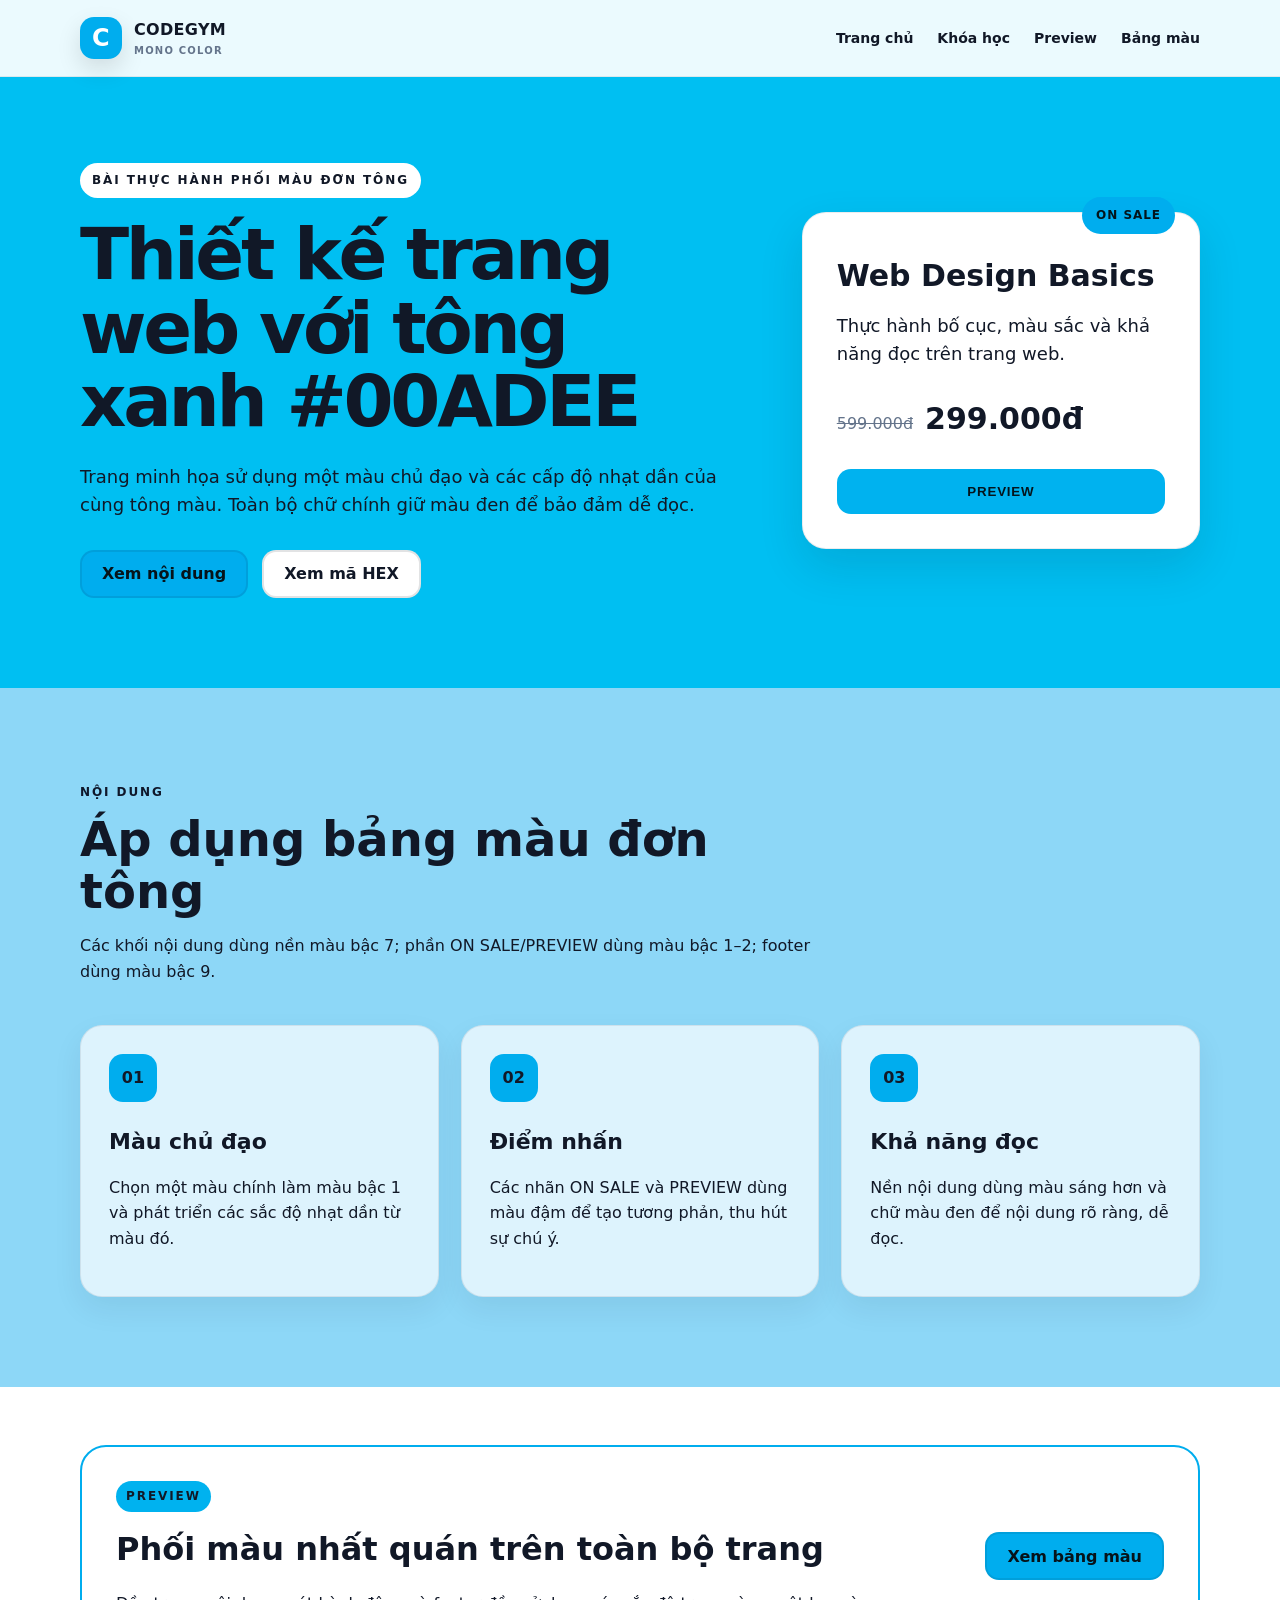
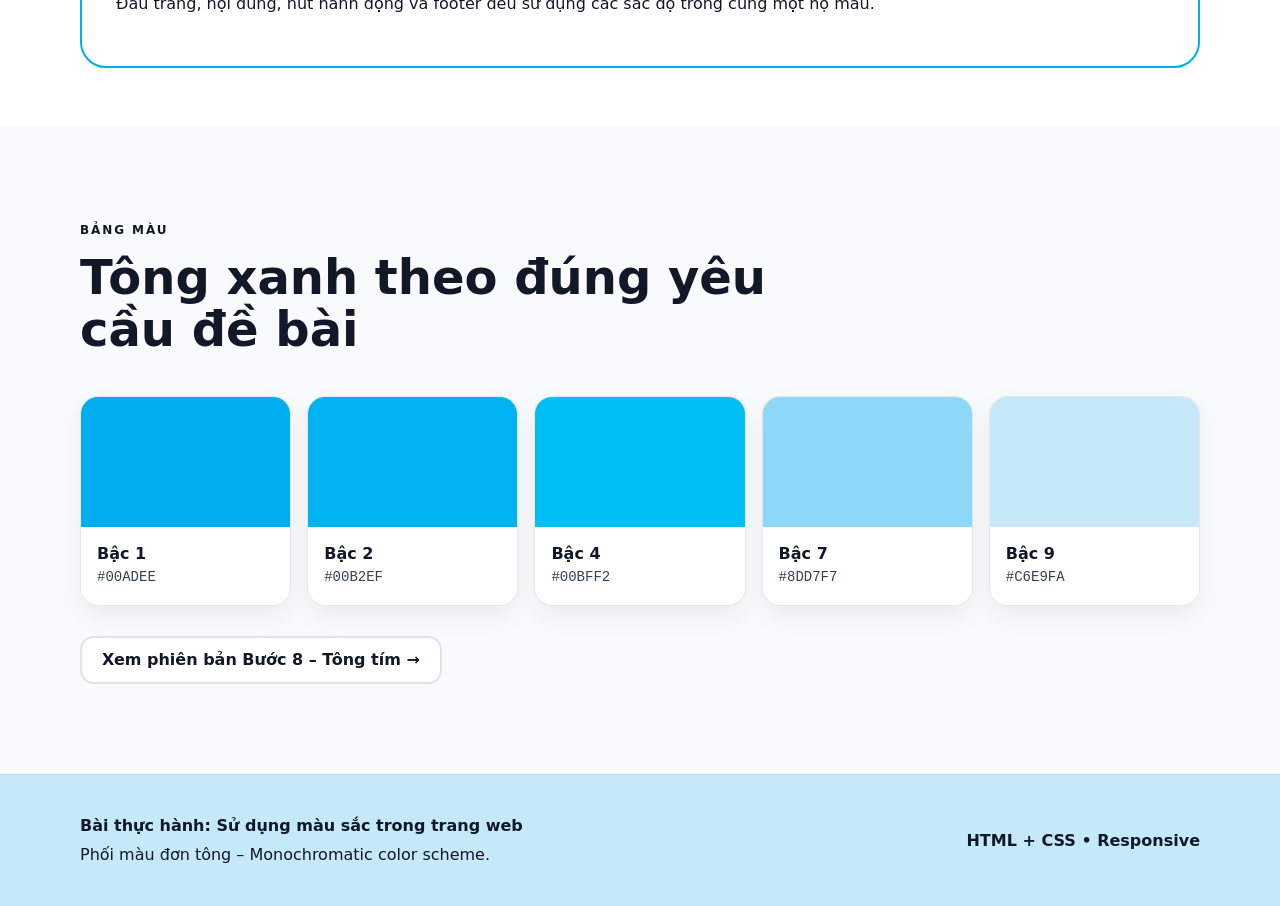
<file: index.html>
<!DOCTYPE html>
<html lang="vi">
<head>
  <meta charset="UTF-8" />
  <meta name="viewport" content="width=device-width, initial-scale=1.0" />
  <meta name="description" content="Bài thực hành sử dụng màu sắc đơn tông trong trang web" />
  <title>Thực hành màu sắc - Tông xanh</title>
  <link rel="stylesheet" href="styles.css" />
</head>
<body class="theme-blue">
  <header class="site-header">
    <div class="container nav">
      <a class="brand" href="index.html" aria-label="Trang chủ">
        <span class="brand-mark">C</span>
        <span>CODEGYM <small>MONO COLOR</small></span>
      </a>
      <nav>
        <a href="#home">Trang chủ</a>
        <a href="#courses">Khóa học</a>
        <a href="#preview">Preview</a>
        <a href="#palette">Bảng màu</a>
      </nav>
    </div>
  </header>

  <main id="home">
    <section class="hero">
      <div class="container hero-grid">
        <div>
          <span class="eyebrow">BÀI THỰC HÀNH PHỐI MÀU ĐƠN TÔNG</span>
          <h1>Thiết kế trang web với tông xanh #00ADEE</h1>
          <p>
            Trang minh họa sử dụng một màu chủ đạo và các cấp độ nhạt dần của cùng tông màu.
            Toàn bộ chữ chính giữ màu đen để bảo đảm dễ đọc.
          </p>
          <div class="hero-actions">
            <a class="btn btn-primary" href="#courses">Xem nội dung</a>
            <a class="btn btn-ghost" href="#palette">Xem mã HEX</a>
          </div>
        </div>
        <div class="hero-card">
          <span class="sale-badge">ON SALE</span>
          <h2>Web Design Basics</h2>
          <p>Thực hành bố cục, màu sắc và khả năng đọc trên trang web.</p>
          <div class="price">
            <span class="old-price">599.000đ</span>
            <strong>299.000đ</strong>
          </div>
          <button class="preview-btn" type="button">PREVIEW</button>
        </div>
      </div>
    </section>

    <section id="courses" class="content-section">
      <div class="container">
        <div class="section-heading">
          <span>NỘI DUNG</span>
          <h2>Áp dụng bảng màu đơn tông</h2>
          <p>
            Các khối nội dung dùng nền màu bậc 7; phần ON SALE/PREVIEW dùng màu bậc 1–2;
            footer dùng màu bậc 9.
          </p>
        </div>
        <div class="cards">
          <article class="card">
            <div class="card-number">01</div>
            <h3>Màu chủ đạo</h3>
            <p>Chọn một màu chính làm màu bậc 1 và phát triển các sắc độ nhạt dần từ màu đó.</p>
          </article>
          <article class="card">
            <div class="card-number">02</div>
            <h3>Điểm nhấn</h3>
            <p>Các nhãn ON SALE và PREVIEW dùng màu đậm để tạo tương phản, thu hút sự chú ý.</p>
          </article>
          <article class="card">
            <div class="card-number">03</div>
            <h3>Khả năng đọc</h3>
            <p>Nền nội dung dùng màu sáng hơn và chữ màu đen để nội dung rõ ràng, dễ đọc.</p>
          </article>
        </div>
      </div>
    </section>

    <section id="preview" class="promo-section">
      <div class="container promo">
        <div>
          <span class="mini-label">PREVIEW</span>
          <h2>Phối màu nhất quán trên toàn bộ trang</h2>
          <p>
            Đầu trang, nội dung, nút hành động và footer đều sử dụng các sắc độ trong cùng một họ màu.
          </p>
        </div>
        <a class="btn btn-primary" href="#palette">Xem bảng màu</a>
      </div>
    </section>

    <section id="palette" class="palette-section">
      <div class="container">
        <div class="section-heading">
          <span>BẢNG MÀU</span>
          <h2>Tông xanh theo đúng yêu cầu đề bài</h2>
        </div>
        <div class="palette-grid">
          <div class="swatch" style="--swatch:#00ADEE"><div class="swatch-color"></div><strong>Bậc 1</strong><code>#00ADEE</code></div>
          <div class="swatch" style="--swatch:#00B2EF"><div class="swatch-color"></div><strong>Bậc 2</strong><code>#00B2EF</code></div>
          <div class="swatch" style="--swatch:#00BFF2"><div class="swatch-color"></div><strong>Bậc 4</strong><code>#00BFF2</code></div>
          <div class="swatch" style="--swatch:#8DD7F7"><div class="swatch-color"></div><strong>Bậc 7</strong><code>#8DD7F7</code></div>
          <div class="swatch" style="--swatch:#C6E9FA"><div class="swatch-color"></div><strong>Bậc 9</strong><code>#C6E9FA</code></div>
        </div>
        <div class="switch-theme">
          <a class="btn btn-ghost" href="mau-tim.html">Xem phiên bản Bước 8 – Tông tím →</a>
        </div>
      </div>
    </section>
  </main>

  <footer class="site-footer">
    <div class="container footer-grid">
      <div>
        <strong>Bài thực hành: Sử dụng màu sắc trong trang web</strong>
        <p>Phối màu đơn tông – Monochromatic color scheme.</p>
      </div>
      <div class="footer-note">HTML + CSS • Responsive</div>
    </div>
  </footer>
</body>
</html>
</file>
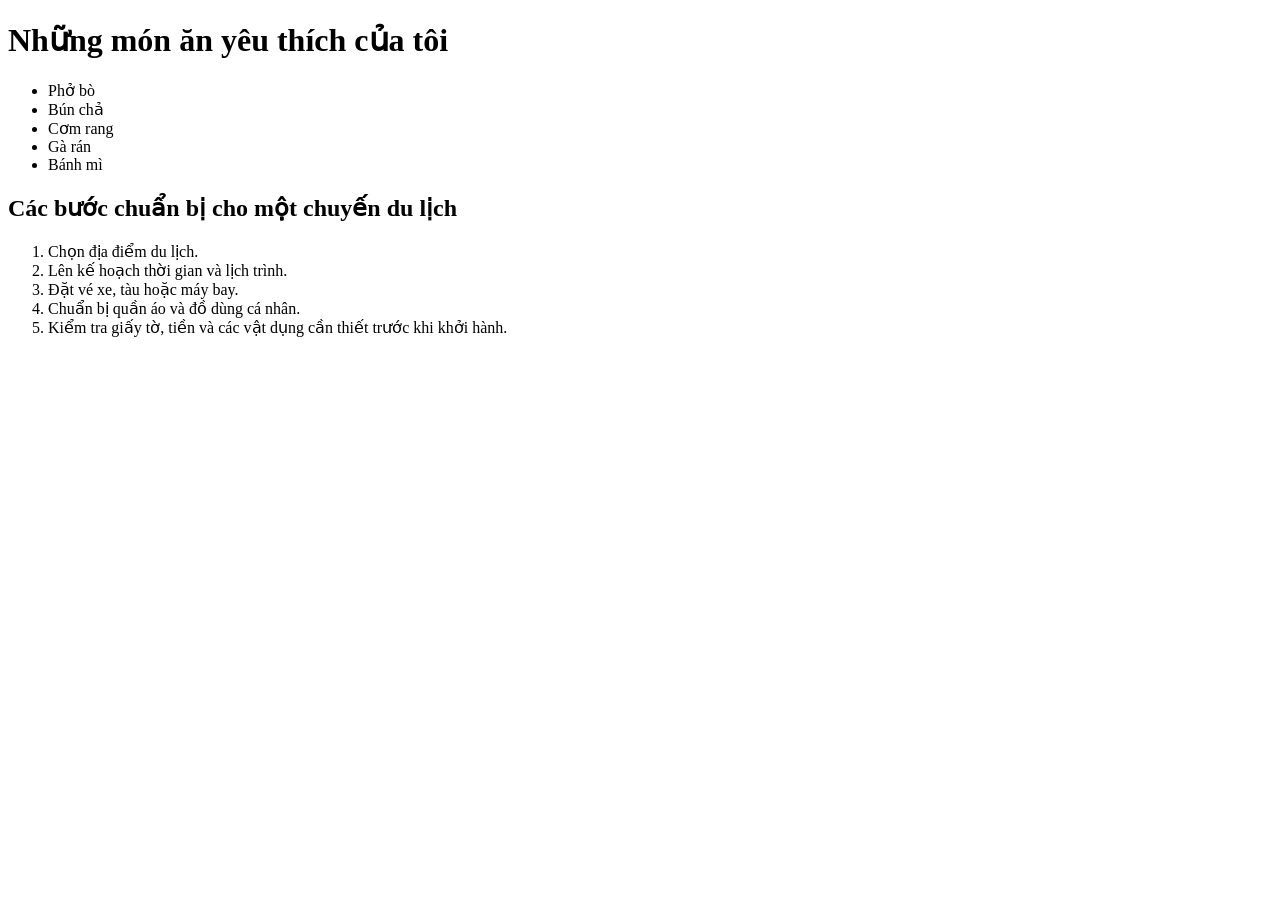
<file: bai-tap-danh-sach-html/index.html>
<!DOCTYPE html>
<html lang="vi">
<head>
  <meta charset="UTF-8">
  <meta name="viewport" content="width=device-width, initial-scale=1.0">
  <title>Bài tập danh sách trong HTML</title>
</head>
<body>
  <h1>Những món ăn yêu thích của tôi</h1>

  <ul>
    <li>Phở bò</li>
    <li>Bún chả</li>
    <li>Cơm rang</li>
    <li>Gà rán</li>
    <li>Bánh mì</li>
  </ul>

  <h2>Các bước chuẩn bị cho một chuyến du lịch</h2>

  <ol>
    <li>Chọn địa điểm du lịch.</li>
    <li>Lên kế hoạch thời gian và lịch trình.</li>
    <li>Đặt vé xe, tàu hoặc máy bay.</li>
    <li>Chuẩn bị quần áo và đồ dùng cá nhân.</li>
    <li>Kiểm tra giấy tờ, tiền và các vật dụng cần thiết trước khi khởi hành.</li>
  </ol>
</body>
</html>
</file>
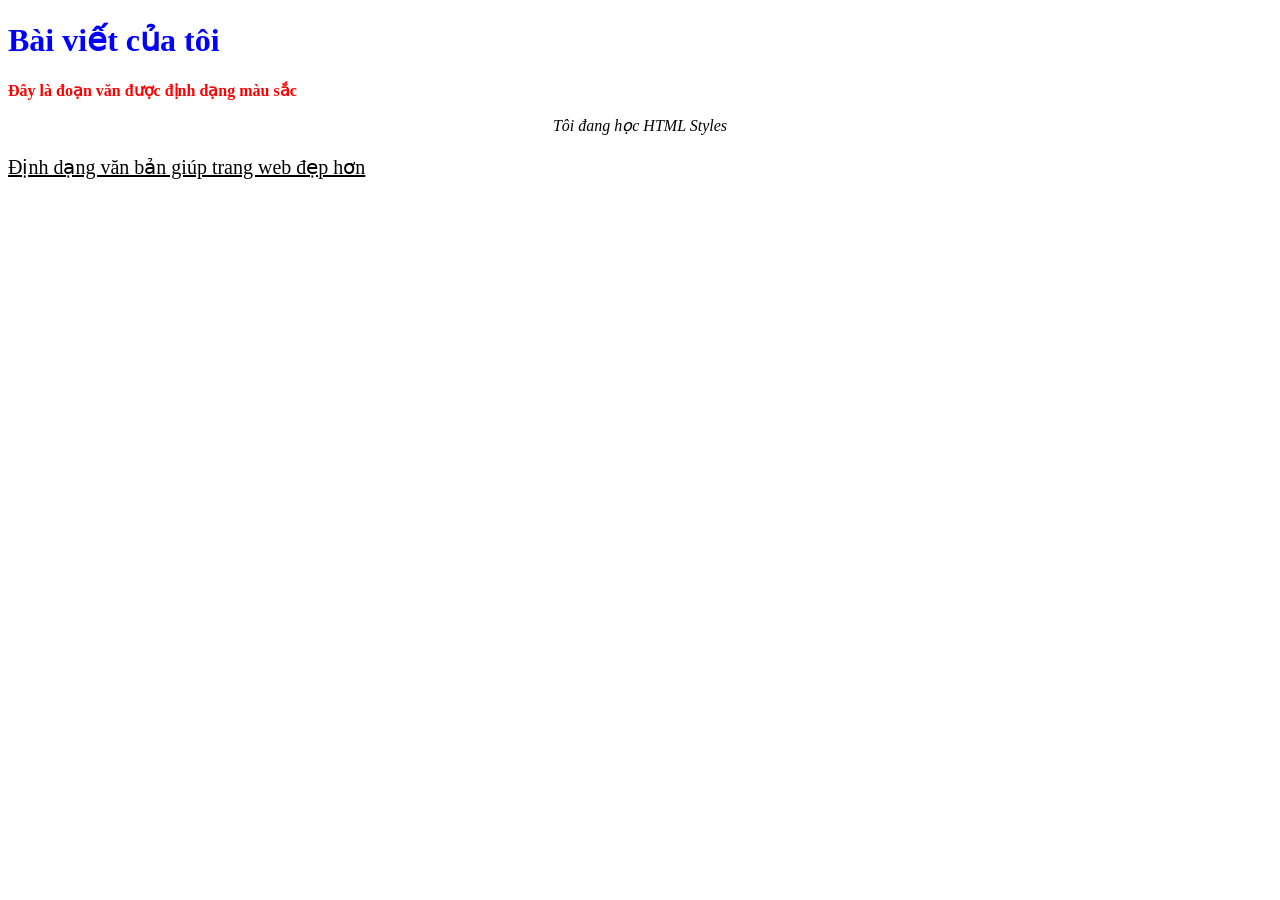
<file: dinh-dang-van-ban-html-styles/index.html>
<!DOCTYPE html>
<html lang="vi">
<head>
<meta charset="UTF-8">
<title>Định dạng văn bản với HTML Styles</title>
</head>
<body>
<h1 style="color: blue;">Bài viết của tôi</h1>
<p style="color: red; font-weight: bold;">Đây là đoạn văn được định dạng màu sắc</p>
<p style="font-style: italic; text-align: center;">Tôi đang học HTML Styles</p>
<p style="font-size: 20px; text-decoration: underline;">Định dạng văn bản giúp trang web đẹp hơn</p>
</body>
</html>
</file>
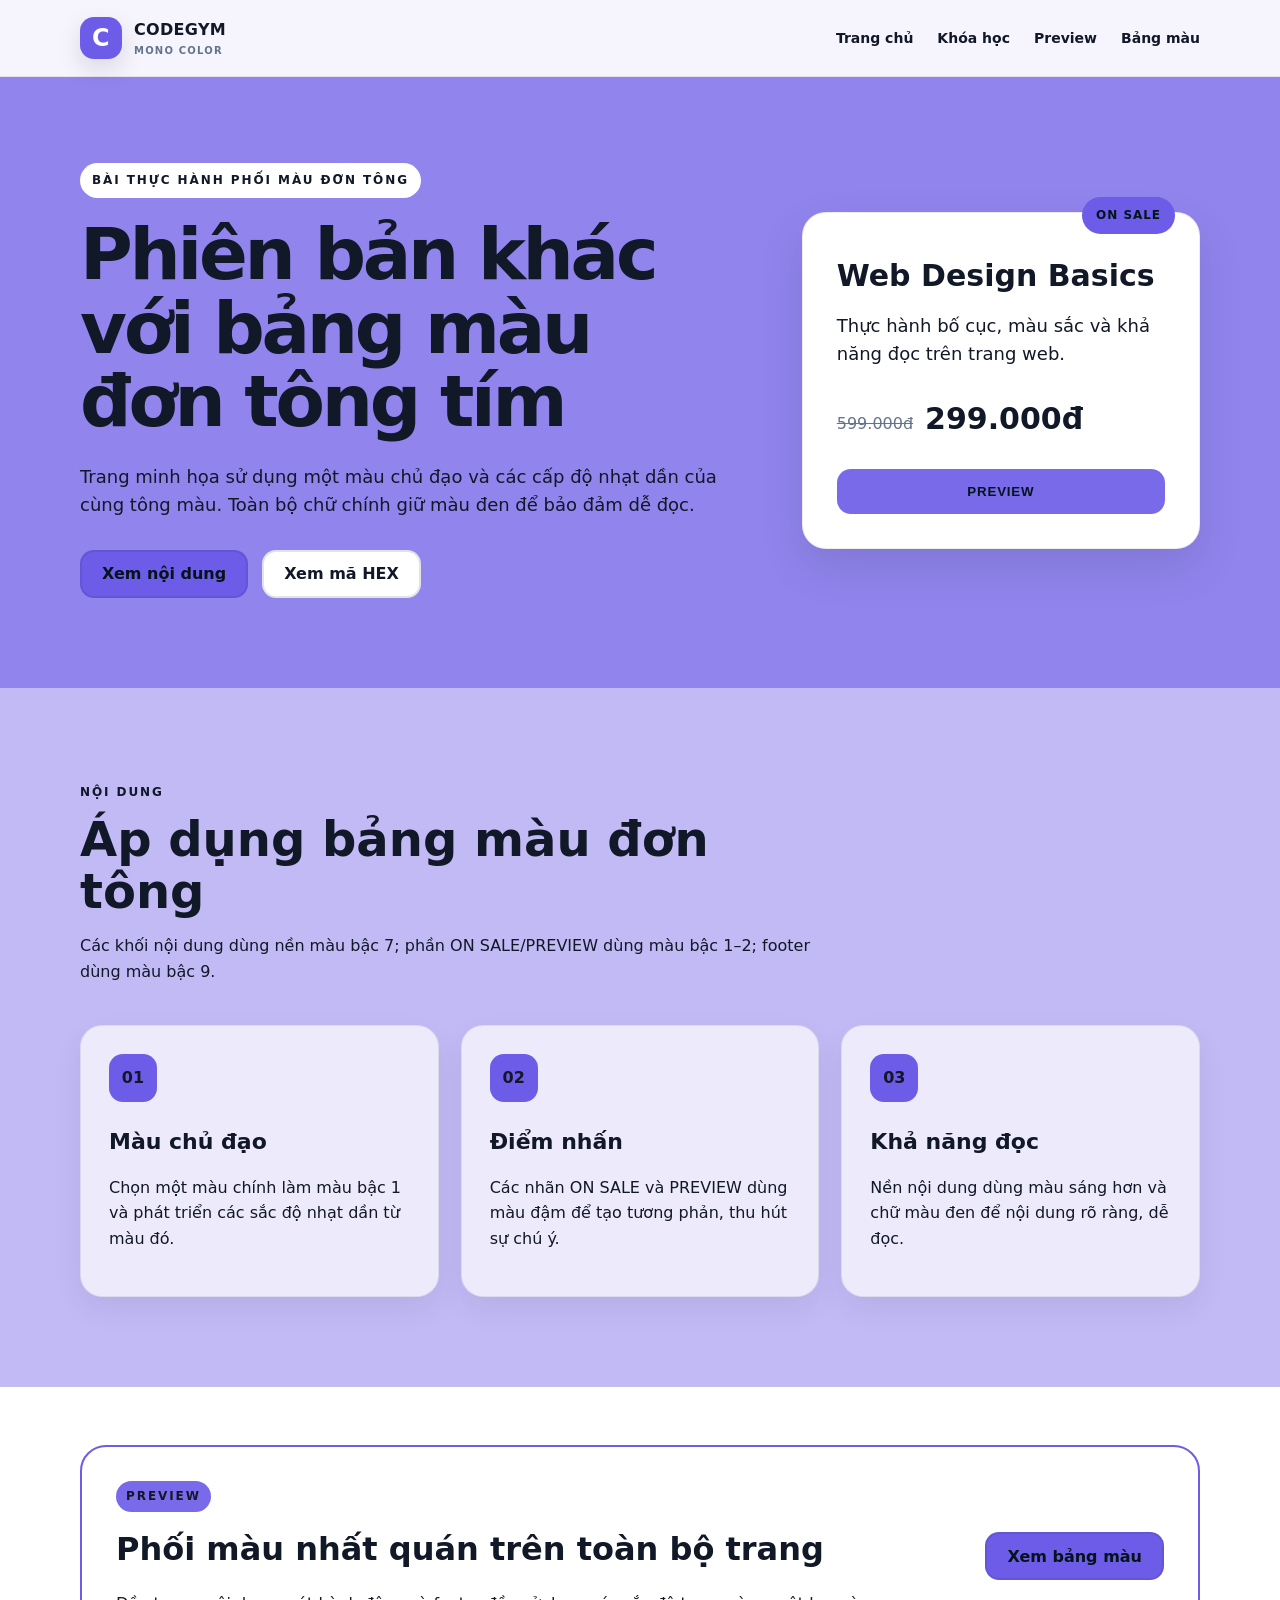
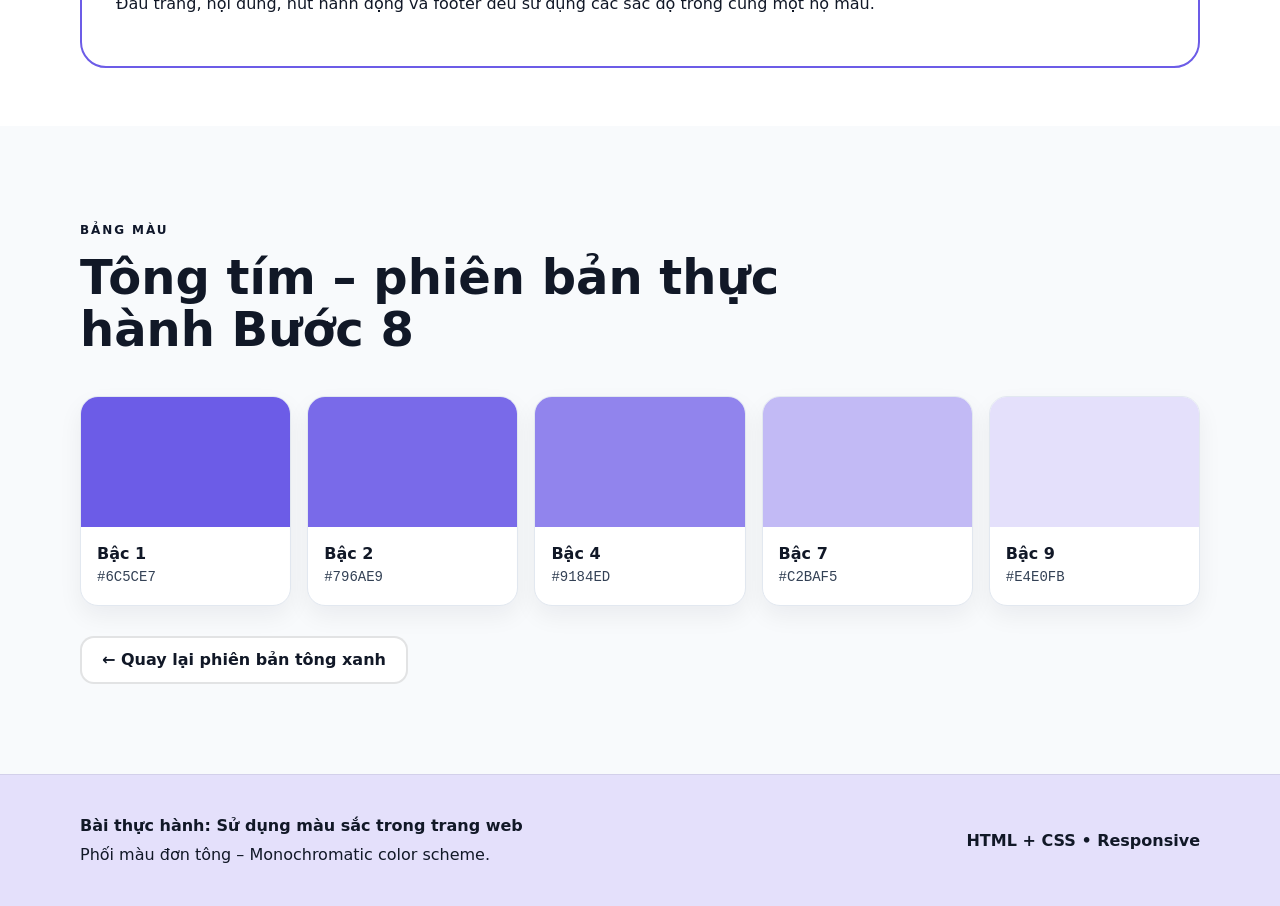
<file: mau-tim.html>
<!DOCTYPE html>
<html lang="vi">
<head>
  <meta charset="UTF-8" />
  <meta name="viewport" content="width=device-width, initial-scale=1.0" />
  <meta name="description" content="Bài thực hành sử dụng màu sắc đơn tông trong trang web" />
  <title>Thực hành màu sắc - Tông tím</title>
  <link rel="stylesheet" href="styles.css" />
</head>
<body class="theme-purple">
  <header class="site-header">
    <div class="container nav">
      <a class="brand" href="index.html" aria-label="Trang chủ">
        <span class="brand-mark">C</span>
        <span>CODEGYM <small>MONO COLOR</small></span>
      </a>
      <nav>
        <a href="#home">Trang chủ</a>
        <a href="#courses">Khóa học</a>
        <a href="#preview">Preview</a>
        <a href="#palette">Bảng màu</a>
      </nav>
    </div>
  </header>

  <main id="home">
    <section class="hero">
      <div class="container hero-grid">
        <div>
          <span class="eyebrow">BÀI THỰC HÀNH PHỐI MÀU ĐƠN TÔNG</span>
          <h1>Phiên bản khác với bảng màu đơn tông tím</h1>
          <p>
            Trang minh họa sử dụng một màu chủ đạo và các cấp độ nhạt dần của cùng tông màu.
            Toàn bộ chữ chính giữ màu đen để bảo đảm dễ đọc.
          </p>
          <div class="hero-actions">
            <a class="btn btn-primary" href="#courses">Xem nội dung</a>
            <a class="btn btn-ghost" href="#palette">Xem mã HEX</a>
          </div>
        </div>
        <div class="hero-card">
          <span class="sale-badge">ON SALE</span>
          <h2>Web Design Basics</h2>
          <p>Thực hành bố cục, màu sắc và khả năng đọc trên trang web.</p>
          <div class="price">
            <span class="old-price">599.000đ</span>
            <strong>299.000đ</strong>
          </div>
          <button class="preview-btn" type="button">PREVIEW</button>
        </div>
      </div>
    </section>

    <section id="courses" class="content-section">
      <div class="container">
        <div class="section-heading">
          <span>NỘI DUNG</span>
          <h2>Áp dụng bảng màu đơn tông</h2>
          <p>
            Các khối nội dung dùng nền màu bậc 7; phần ON SALE/PREVIEW dùng màu bậc 1–2;
            footer dùng màu bậc 9.
          </p>
        </div>
        <div class="cards">
          <article class="card">
            <div class="card-number">01</div>
            <h3>Màu chủ đạo</h3>
            <p>Chọn một màu chính làm màu bậc 1 và phát triển các sắc độ nhạt dần từ màu đó.</p>
          </article>
          <article class="card">
            <div class="card-number">02</div>
            <h3>Điểm nhấn</h3>
            <p>Các nhãn ON SALE và PREVIEW dùng màu đậm để tạo tương phản, thu hút sự chú ý.</p>
          </article>
          <article class="card">
            <div class="card-number">03</div>
            <h3>Khả năng đọc</h3>
            <p>Nền nội dung dùng màu sáng hơn và chữ màu đen để nội dung rõ ràng, dễ đọc.</p>
          </article>
        </div>
      </div>
    </section>

    <section id="preview" class="promo-section">
      <div class="container promo">
        <div>
          <span class="mini-label">PREVIEW</span>
          <h2>Phối màu nhất quán trên toàn bộ trang</h2>
          <p>
            Đầu trang, nội dung, nút hành động và footer đều sử dụng các sắc độ trong cùng một họ màu.
          </p>
        </div>
        <a class="btn btn-primary" href="#palette">Xem bảng màu</a>
      </div>
    </section>

    <section id="palette" class="palette-section">
      <div class="container">
        <div class="section-heading">
          <span>BẢNG MÀU</span>
          <h2>Tông tím – phiên bản thực hành Bước 8</h2>
        </div>
        <div class="palette-grid">
          <div class="swatch" style="--swatch:#6C5CE7"><div class="swatch-color"></div><strong>Bậc 1</strong><code>#6C5CE7</code></div>
          <div class="swatch" style="--swatch:#796AE9"><div class="swatch-color"></div><strong>Bậc 2</strong><code>#796AE9</code></div>
          <div class="swatch" style="--swatch:#9184ED"><div class="swatch-color"></div><strong>Bậc 4</strong><code>#9184ED</code></div>
          <div class="swatch" style="--swatch:#C2BAF5"><div class="swatch-color"></div><strong>Bậc 7</strong><code>#C2BAF5</code></div>
          <div class="swatch" style="--swatch:#E4E0FB"><div class="swatch-color"></div><strong>Bậc 9</strong><code>#E4E0FB</code></div>
        </div>
        <div class="switch-theme">
          <a class="btn btn-ghost" href="mau-tim.html">← Quay lại phiên bản tông xanh</a>
        </div>
      </div>
    </section>
  </main>

  <footer class="site-footer">
    <div class="container footer-grid">
      <div>
        <strong>Bài thực hành: Sử dụng màu sắc trong trang web</strong>
        <p>Phối màu đơn tông – Monochromatic color scheme.</p>
      </div>
      <div class="footer-note">HTML + CSS • Responsive</div>
    </div>
  </footer>
</body>
</html>
</file>
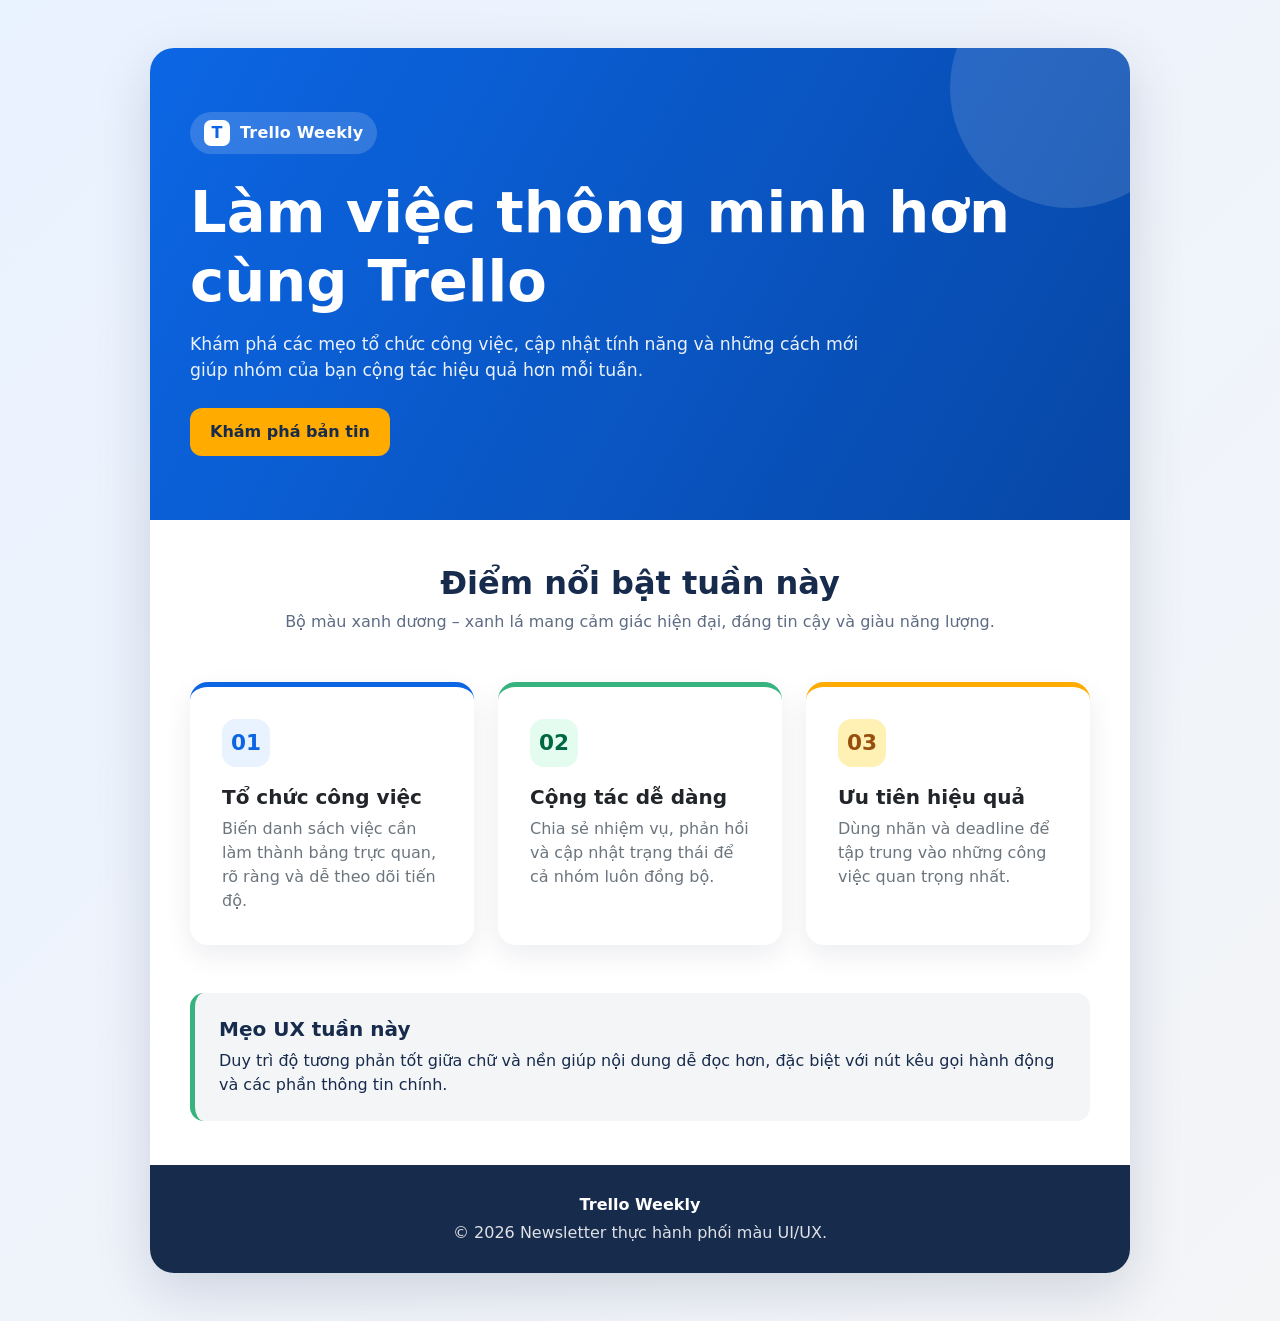
<file: newsletter-phoi-mau/newsletter_version1.html>
<!DOCTYPE html>
<html lang="vi">
<head>
  <meta charset="UTF-8" />
  <meta name="viewport" content="width=device-width, initial-scale=1.0" />
  <title>Trello Newsletter - Phiên bản 1</title>
  <link href="https://cdn.jsdelivr.net/npm/bootstrap@5.3.3/dist/css/bootstrap.min.css" rel="stylesheet">
  <style>
    :root {
      --primary-color: #0C66E4;
      --primary-dark: #0747A6;
      --secondary-color: #172B4D;
      --accent-color: #36B37E;
      --warm-color: #FFAB00;
      --surface-color: #F4F5F7;
      --text-color: #172B4D;
      --muted-color: #5E6C84;
    }

    body {
      background: linear-gradient(135deg, #E9F2FF, #F4F5F7);
      color: var(--text-color);
      font-family: Inter, system-ui, -apple-system, BlinkMacSystemFont, "Segoe UI", sans-serif;
    }

    .newsletter-shell {
      max-width: 980px;
      margin: 48px auto;
      background: #fff;
      border-radius: 24px;
      overflow: hidden;
      box-shadow: 0 18px 55px rgba(9, 30, 66, .15);
    }

    .hero {
      background: linear-gradient(120deg, var(--primary-color), var(--primary-dark));
      color: #fff;
      padding: 64px 40px;
      position: relative;
      overflow: hidden;
    }

    .hero::after {
      content: "";
      width: 240px;
      height: 240px;
      border-radius: 50%;
      position: absolute;
      top: -80px;
      right: -60px;
      background: rgba(255,255,255,.13);
    }

    .brand-badge {
      display: inline-flex;
      align-items: center;
      gap: 10px;
      background: rgba(255,255,255,.16);
      padding: 8px 14px;
      border-radius: 999px;
      font-weight: 700;
      letter-spacing: .2px;
    }

    .brand-icon {
      width: 26px;
      height: 26px;
      border-radius: 7px;
      background: #fff;
      display: grid;
      place-items: center;
      color: var(--primary-color);
      font-weight: 900;
    }

    .hero h1 { font-weight: 800; font-size: clamp(2rem, 5vw, 3.6rem); }
    .hero p { max-width: 680px; opacity: .92; font-size: 1.08rem; }

    .cta-btn {
      display: inline-block;
      background: var(--warm-color);
      color: #172B4D;
      border: 0;
      border-radius: 12px;
      padding: 12px 20px;
      font-weight: 800;
      text-decoration: none;
      transition: .2s ease;
    }

    .cta-btn:hover { transform: translateY(-2px); background: #FFC400; color: #172B4D; }

    .content-wrap { padding: 44px 40px; }
    .section-title { color: var(--secondary-color); font-weight: 800; }
    .lead-copy { color: var(--muted-color); }

    .feature-card {
      height: 100%;
      border: 0;
      border-radius: 18px;
      box-shadow: 0 10px 28px rgba(9, 30, 66, .08);
      transition: .2s ease;
    }

    .feature-card:hover { transform: translateY(-4px); }
    .feature-blue { border-top: 5px solid var(--primary-color); }
    .feature-green { border-top: 5px solid var(--accent-color); }
    .feature-yellow { border-top: 5px solid var(--warm-color); }

    .mini-icon {
      width: 48px;
      height: 48px;
      border-radius: 14px;
      display: grid;
      place-items: center;
      font-size: 1.35rem;
      font-weight: 800;
      margin-bottom: 18px;
    }

    .icon-blue { background: #E9F2FF; color: var(--primary-color); }
    .icon-green { background: #E3FCEF; color: #006644; }
    .icon-yellow { background: #FFF0B3; color: #974F0C; }

    .tips-box {
      background: var(--surface-color);
      border-left: 5px solid var(--accent-color);
      border-radius: 14px;
      padding: 24px;
    }

    footer {
      background: var(--secondary-color);
      color: #fff;
      padding: 28px 40px;
      text-align: center;
    }

    footer p { margin: 0; opacity: .86; }

    @media (max-width: 576px) {
      .hero, .content-wrap, footer { padding-left: 22px; padding-right: 22px; }
      .newsletter-shell { margin: 0; border-radius: 0; }
    }
  </style>
</head>
<body>
  <main class="newsletter-shell">
    <header class="hero text-center text-md-start">
      <div class="brand-badge mb-4">
        <span class="brand-icon">T</span>
        Trello Weekly
      </div>
      <h1 class="mb-3">Làm việc thông minh hơn cùng Trello</h1>
      <p class="mb-4">Khám phá các mẹo tổ chức công việc, cập nhật tính năng và những cách mới giúp nhóm của bạn cộng tác hiệu quả hơn mỗi tuần.</p>
      <a class="cta-btn" href="#highlights">Khám phá bản tin</a>
    </header>

    <section class="content-wrap" id="highlights">
      <div class="text-center mb-5">
        <h2 class="section-title">Điểm nổi bật tuần này</h2>
        <p class="lead-copy mb-0">Bộ màu xanh dương – xanh lá mang cảm giác hiện đại, đáng tin cậy và giàu năng lượng.</p>
      </div>

      <div class="row g-4">
        <div class="col-md-4">
          <article class="card feature-card feature-blue p-3">
            <div class="card-body">
              <div class="mini-icon icon-blue">01</div>
              <h3 class="h5 fw-bold">Tổ chức công việc</h3>
              <p class="text-secondary mb-0">Biến danh sách việc cần làm thành bảng trực quan, rõ ràng và dễ theo dõi tiến độ.</p>
            </div>
          </article>
        </div>
        <div class="col-md-4">
          <article class="card feature-card feature-green p-3">
            <div class="card-body">
              <div class="mini-icon icon-green">02</div>
              <h3 class="h5 fw-bold">Cộng tác dễ dàng</h3>
              <p class="text-secondary mb-0">Chia sẻ nhiệm vụ, phản hồi và cập nhật trạng thái để cả nhóm luôn đồng bộ.</p>
            </div>
          </article>
        </div>
        <div class="col-md-4">
          <article class="card feature-card feature-yellow p-3">
            <div class="card-body">
              <div class="mini-icon icon-yellow">03</div>
              <h3 class="h5 fw-bold">Ưu tiên hiệu quả</h3>
              <p class="text-secondary mb-0">Dùng nhãn và deadline để tập trung vào những công việc quan trọng nhất.</p>
            </div>
          </article>
        </div>
      </div>

      <div class="tips-box mt-5">
        <h3 class="h5 fw-bold mb-2">Mẹo UX tuần này</h3>
        <p class="mb-0">Duy trì độ tương phản tốt giữa chữ và nền giúp nội dung dễ đọc hơn, đặc biệt với nút kêu gọi hành động và các phần thông tin chính.</p>
      </div>
    </section>

    <footer>
      <strong>Trello Weekly</strong>
      <p class="mt-1">© 2026 Newsletter thực hành phối màu UI/UX.</p>
    </footer>
  </main>

  <script src="https://cdn.jsdelivr.net/npm/bootstrap@5.3.3/dist/js/bootstrap.bundle.min.js"></script>
</body>
</html>
</file>
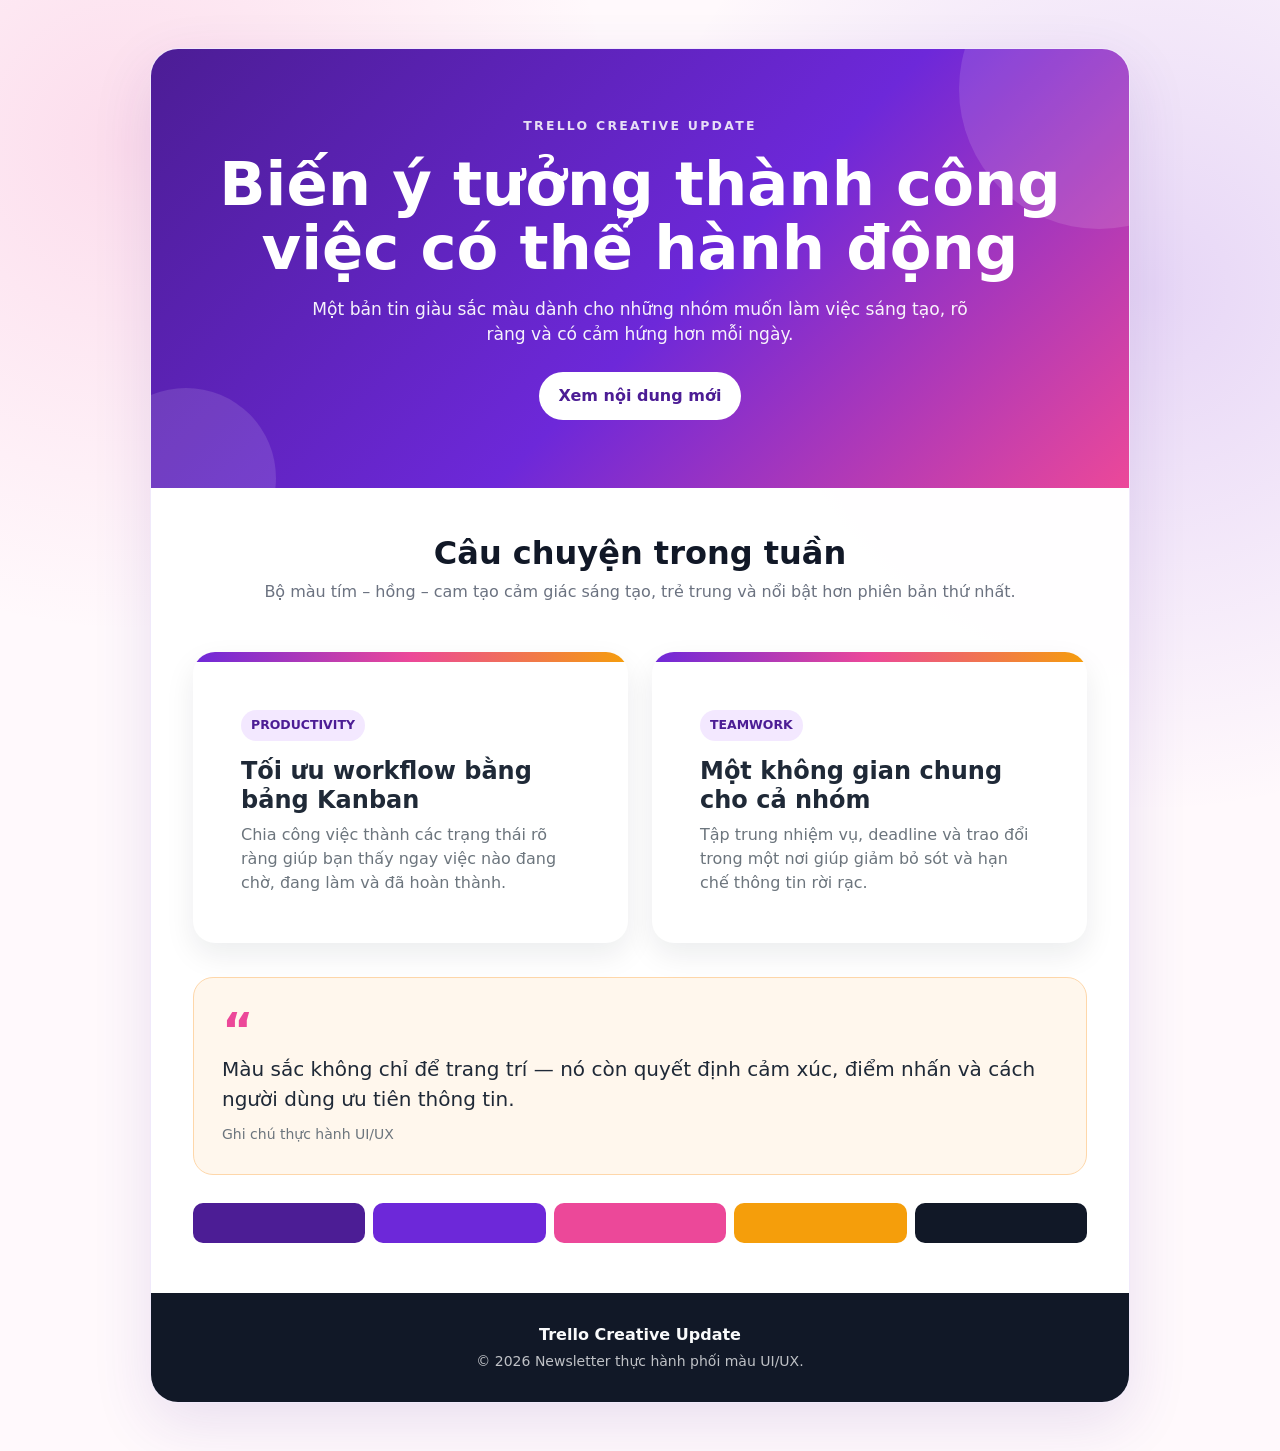
<file: newsletter-phoi-mau/newsletter_version2.html>
<!DOCTYPE html>
<html lang="vi">
<head>
  <meta charset="UTF-8" />
  <meta name="viewport" content="width=device-width, initial-scale=1.0" />
  <title>Trello Newsletter - Phiên bản 2</title>
  <link href="https://cdn.jsdelivr.net/npm/bootstrap@5.3.3/dist/css/bootstrap.min.css" rel="stylesheet">
  <style>
    :root {
      --primary-color: #6D28D9;
      --primary-dark: #4C1D95;
      --secondary-color: #111827;
      --accent-color: #EC4899;
      --warm-color: #F59E0B;
      --surface-color: #FFF7ED;
      --text-color: #1F2937;
      --muted-color: #6B7280;
    }

    body {
      min-height: 100vh;
      background:
        radial-gradient(circle at 10% 10%, rgba(236,72,153,.16), transparent 28%),
        radial-gradient(circle at 90% 20%, rgba(109,40,217,.17), transparent 32%),
        #FFF9FC;
      color: var(--text-color);
      font-family: Inter, system-ui, -apple-system, BlinkMacSystemFont, "Segoe UI", sans-serif;
    }

    .newsletter-shell {
      max-width: 980px;
      margin: 48px auto;
      background: rgba(255,255,255,.94);
      border: 1px solid rgba(109,40,217,.10);
      border-radius: 28px;
      overflow: hidden;
      box-shadow: 0 20px 60px rgba(76,29,149,.12);
    }

    .hero {
      position: relative;
      padding: 68px 42px;
      color: #fff;
      background: linear-gradient(135deg, var(--primary-dark), var(--primary-color) 55%, var(--accent-color));
      overflow: hidden;
    }

    .hero::before,
    .hero::after {
      content: "";
      position: absolute;
      border-radius: 50%;
      background: rgba(255,255,255,.12);
    }

    .hero::before { width: 180px; height: 180px; left: -55px; bottom: -80px; }
    .hero::after { width: 280px; height: 280px; right: -110px; top: -100px; }

    .eyebrow {
      text-transform: uppercase;
      letter-spacing: .18em;
      font-size: .78rem;
      font-weight: 800;
      opacity: .85;
    }

    .hero h1 { font-size: clamp(2.1rem, 5vw, 3.8rem); font-weight: 900; line-height: 1.06; }
    .hero p { max-width: 660px; font-size: 1.07rem; opacity: .94; }

    .cta-btn {
      display: inline-block;
      padding: 12px 20px;
      border-radius: 999px;
      background: #fff;
      color: var(--primary-dark);
      text-decoration: none;
      font-weight: 800;
      transition: .2s ease;
    }

    .cta-btn:hover { transform: scale(1.03); color: var(--accent-color); }

    .content-wrap { padding: 46px 42px 50px; }
    .section-title { font-weight: 900; color: var(--secondary-color); }
    .lead-copy { color: var(--muted-color); }

    .story-card {
      border: 0;
      border-radius: 22px;
      overflow: hidden;
      height: 100%;
      box-shadow: 0 12px 30px rgba(17,24,39,.08);
      background: #fff;
    }

    .card-top {
      height: 10px;
      background: linear-gradient(90deg, var(--primary-color), var(--accent-color), var(--warm-color));
    }

    .pill {
      display: inline-block;
      padding: 6px 10px;
      border-radius: 999px;
      font-size: .78rem;
      font-weight: 800;
      background: #F3E8FF;
      color: var(--primary-dark);
    }

    .quote-box {
      margin-top: 34px;
      background: var(--surface-color);
      border-radius: 20px;
      padding: 28px;
      border: 1px solid #FED7AA;
    }

    .quote-mark {
      font-size: 3rem;
      line-height: 1;
      color: var(--accent-color);
      font-weight: 900;
    }

    .palette-strip {
      display: flex;
      gap: 8px;
      margin-top: 28px;
    }

    .swatch { flex: 1; height: 40px; border-radius: 10px; }
    .s1 { background: var(--primary-dark); }
    .s2 { background: var(--primary-color); }
    .s3 { background: var(--accent-color); }
    .s4 { background: var(--warm-color); }
    .s5 { background: var(--secondary-color); }

    footer {
      padding: 30px 42px;
      background: var(--secondary-color);
      color: #F9FAFB;
      text-align: center;
    }

    @media (max-width: 576px) {
      .hero, .content-wrap, footer { padding-left: 22px; padding-right: 22px; }
      .newsletter-shell { margin: 0; border-radius: 0; }
    }
  </style>
</head>
<body>
  <main class="newsletter-shell">
    <header class="hero text-center">
      <div class="eyebrow mb-3">Trello Creative Update</div>
      <h1 class="mb-3">Biến ý tưởng thành công việc có thể hành động</h1>
      <p class="mx-auto mb-4">Một bản tin giàu sắc màu dành cho những nhóm muốn làm việc sáng tạo, rõ ràng và có cảm hứng hơn mỗi ngày.</p>
      <a class="cta-btn" href="#stories">Xem nội dung mới</a>
    </header>

    <section class="content-wrap" id="stories">
      <div class="text-center mb-5">
        <h2 class="section-title">Câu chuyện trong tuần</h2>
        <p class="lead-copy mb-0">Bộ màu tím – hồng – cam tạo cảm giác sáng tạo, trẻ trung và nổi bật hơn phiên bản thứ nhất.</p>
      </div>

      <div class="row g-4">
        <div class="col-md-6">
          <article class="story-card">
            <div class="card-top"></div>
            <div class="p-4 p-lg-5">
              <span class="pill">PRODUCTIVITY</span>
              <h3 class="h4 fw-bold mt-3">Tối ưu workflow bằng bảng Kanban</h3>
              <p class="text-secondary mb-0">Chia công việc thành các trạng thái rõ ràng giúp bạn thấy ngay việc nào đang chờ, đang làm và đã hoàn thành.</p>
            </div>
          </article>
        </div>
        <div class="col-md-6">
          <article class="story-card">
            <div class="card-top"></div>
            <div class="p-4 p-lg-5">
              <span class="pill">TEAMWORK</span>
              <h3 class="h4 fw-bold mt-3">Một không gian chung cho cả nhóm</h3>
              <p class="text-secondary mb-0">Tập trung nhiệm vụ, deadline và trao đổi trong một nơi giúp giảm bỏ sót và hạn chế thông tin rời rạc.</p>
            </div>
          </article>
        </div>
      </div>

      <div class="quote-box">
        <div class="quote-mark">“</div>
        <p class="fs-5 mb-2">Màu sắc không chỉ để trang trí — nó còn quyết định cảm xúc, điểm nhấn và cách người dùng ưu tiên thông tin.</p>
        <small class="text-secondary">Ghi chú thực hành UI/UX</small>
      </div>

      <div class="palette-strip" aria-label="Bảng màu phiên bản 2">
        <div class="swatch s1" title="#4C1D95"></div>
        <div class="swatch s2" title="#6D28D9"></div>
        <div class="swatch s3" title="#EC4899"></div>
        <div class="swatch s4" title="#F59E0B"></div>
        <div class="swatch s5" title="#111827"></div>
      </div>
    </section>

    <footer>
      <strong>Trello Creative Update</strong>
      <div class="small mt-1 opacity-75">© 2026 Newsletter thực hành phối màu UI/UX.</div>
    </footer>
  </main>

  <script src="https://cdn.jsdelivr.net/npm/bootstrap@5.3.3/dist/js/bootstrap.bundle.min.js"></script>
</body>
</html>
</file>
<file: styles.css>
:root{
  --text:#111827;
  --white:#ffffff;
  --shadow:0 18px 45px rgba(17,24,39,.12);
  --radius:24px;
}
*{box-sizing:border-box}
html{scroll-behavior:smooth}
body{
  margin:0;
  font-family:Inter, ui-sans-serif, system-ui, -apple-system, BlinkMacSystemFont, "Segoe UI", sans-serif;
  color:var(--text);
  background:var(--level-4);
  line-height:1.6;
}
.theme-blue{
  --level-1:#00ADEE;
  --level-2:#00B2EF;
  --level-4:#00BFF2;
  --level-7:#8DD7F7;
  --level-9:#C6E9FA;
  --deep:#007AA8;
}
.theme-purple{
  --level-1:#6C5CE7;
  --level-2:#796AE9;
  --level-4:#9184ED;
  --level-7:#C2BAF5;
  --level-9:#E4E0FB;
  --deep:#4C3BC6;
}
a{color:inherit;text-decoration:none}
.container{width:min(1120px, calc(100% - 40px));margin:0 auto}
.site-header{
  position:sticky;top:0;z-index:10;
  background:rgba(255,255,255,.92);
  backdrop-filter:blur(14px);
  border-bottom:1px solid rgba(17,24,39,.08);
}
.nav{min-height:76px;display:flex;align-items:center;justify-content:space-between;gap:24px}
.brand{display:flex;align-items:center;gap:12px;font-weight:900;letter-spacing:.02em}
.brand-mark{
  width:42px;height:42px;border-radius:14px;
  display:grid;place-items:center;background:var(--level-1);color:white;font-size:24px;
  box-shadow:0 10px 24px rgba(0,0,0,.12);
}
.brand small{display:block;font-size:10px;font-weight:700;letter-spacing:.12em;color:#64748b}
nav{display:flex;gap:24px;font-weight:700;font-size:14px}
nav a:hover{color:var(--deep)}
.hero{padding:86px 0 90px;background:var(--level-4)}
.hero-grid{display:grid;grid-template-columns:1.25fr .75fr;gap:58px;align-items:center}
.eyebrow,.section-heading>span,.mini-label{
  display:inline-block;font-size:12px;font-weight:900;letter-spacing:.16em;text-transform:uppercase;
}
.eyebrow{background:white;padding:8px 12px;border-radius:999px}
h1{font-size:clamp(42px,6vw,72px);line-height:1.02;margin:20px 0 24px;letter-spacing:-.045em}
.hero p{font-size:18px;max-width:680px}
.hero-actions{display:flex;gap:14px;margin-top:30px;flex-wrap:wrap}
.btn{
  display:inline-flex;align-items:center;justify-content:center;
  min-height:48px;padding:0 20px;border-radius:14px;font-weight:900;border:2px solid transparent;
  transition:.2s ease;
}
.btn:hover{transform:translateY(-2px)}
.btn-primary{background:var(--level-1);color:#06131a;border-color:rgba(0,0,0,.08)}
.btn-ghost{background:white;border-color:rgba(17,24,39,.12)}
.hero-card{
  position:relative;background:white;border-radius:var(--radius);padding:34px;
  box-shadow:var(--shadow);border:1px solid rgba(17,24,39,.08);
}
.sale-badge{
  position:absolute;right:24px;top:-16px;background:var(--level-1);color:#03151c;
  padding:9px 14px;border-radius:999px;font-weight:900;font-size:12px;letter-spacing:.08em;
}
.hero-card h2{font-size:30px;line-height:1.15;margin:12px 0}
.price{display:flex;align-items:baseline;gap:12px;margin:26px 0}
.old-price{text-decoration:line-through;color:#64748b}
.price strong{font-size:30px}
.preview-btn{
  width:100%;border:0;border-radius:14px;padding:15px 20px;background:var(--level-2);
  color:#04151d;font-weight:900;letter-spacing:.06em;cursor:pointer;
}
.content-section{padding:90px 0;background:var(--level-7)}
.section-heading{max-width:730px;margin-bottom:40px}
.section-heading>span{color:#0f172a}
.section-heading h2{font-size:clamp(32px,4vw,48px);line-height:1.08;margin:10px 0 16px}
.cards{display:grid;grid-template-columns:repeat(3,1fr);gap:22px}
.card{
  background:rgba(255,255,255,.7);padding:28px;border-radius:22px;
  border:1px solid rgba(17,24,39,.08);box-shadow:0 12px 30px rgba(17,24,39,.07);
}
.card-number{
  width:48px;height:48px;display:grid;place-items:center;border-radius:14px;
  background:var(--level-1);font-weight:900;margin-bottom:22px;
}
.card h3{font-size:22px;margin:0 0 10px}
.promo-section{background:white;padding:58px 0}
.promo{
  display:flex;align-items:center;justify-content:space-between;gap:28px;
  border:2px solid var(--level-1);border-radius:26px;padding:34px;
}
.mini-label{background:var(--level-2);padding:6px 10px;border-radius:999px}
.promo h2{margin:12px 0 6px;font-size:32px}
.palette-section{background:#f8fafc;padding:90px 0}
.palette-grid{display:grid;grid-template-columns:repeat(5,1fr);gap:16px}
.swatch{
  overflow:hidden;border-radius:18px;background:white;border:1px solid #e2e8f0;
  box-shadow:0 10px 24px rgba(15,23,42,.06);
}
.swatch-color{height:130px;background:var(--swatch)}
.swatch strong,.swatch code{display:block;padding:0 16px}
.swatch strong{padding-top:14px}
.swatch code{padding-bottom:16px;color:#334155;font-size:14px}
.switch-theme{margin-top:30px}
.site-footer{background:var(--level-9);padding:38px 0;color:#111827;border-top:1px solid rgba(17,24,39,.08)}
.footer-grid{display:flex;justify-content:space-between;gap:24px;align-items:center}
.site-footer p{margin:4px 0 0}
.footer-note{font-weight:800}
@media (max-width:850px){
  nav{display:none}
  .hero-grid{grid-template-columns:1fr}
  .cards{grid-template-columns:1fr}
  .palette-grid{grid-template-columns:repeat(2,1fr)}
  .promo,.footer-grid{align-items:flex-start;flex-direction:column}
}
@media (max-width:520px){
  .container{width:min(100% - 26px,1120px)}
  .hero{padding:60px 0}
  .palette-grid{grid-template-columns:1fr}
}
</file>
